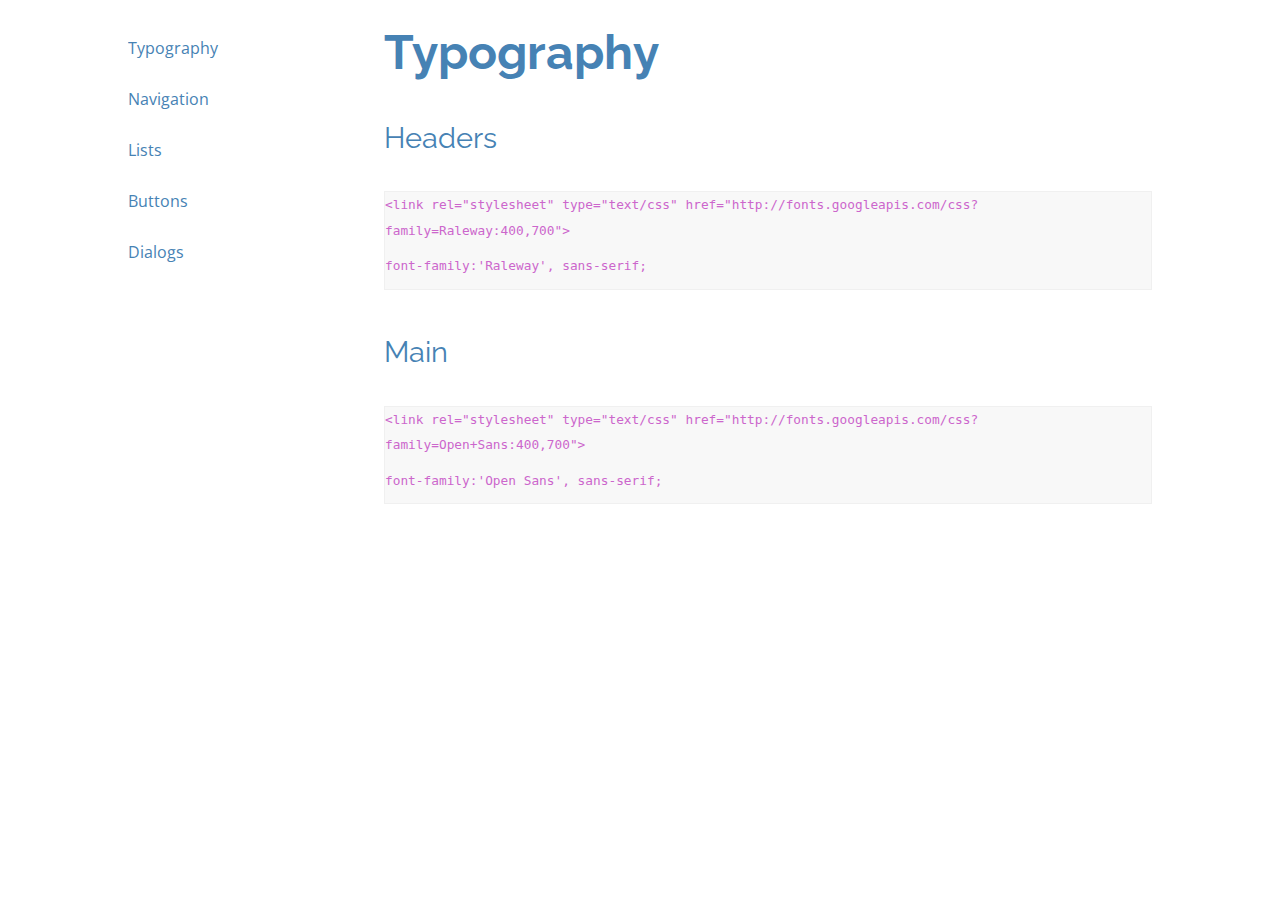
<file: pattern-library/index.htm>
<!DOCTYPE html>
<html>
<head>
	<meta http-equiv="content-type" content="application/xhtml+xml; charset=utf-8" />
	<meta name="viewport" content="width=device-width, initial-scale=1.0, maximum-scale=1.0, minimum-scale=1.0">
	<title>Pattern Library | Rewards Keeper</title>
	<link href='http://fonts.googleapis.com/css?family=Raleway:400,700' rel='stylesheet' type='text/css'>
	<link href='http://fonts.googleapis.com/css?family=Open+Sans:400,700' rel='stylesheet' type='text/css'>
	<link rel="stylesheet" type="text/css" href="css/global.css">
</head>
<body>
	<nav>
		<ul class="nav-main">
			<a href="#index"><li>Typography</li></a>
			<a href="#navigation"><li>Navigation</li></a>
			<a href="#lists"><li>Lists</li></a>
			<a href="#buttons"><li>Buttons</li></a>
			<a href="#dialogs"><li>Dialogs</li></a>
		</ul>
	</nav>

	<main class="column-two-third">
		<h2 class="header-xl">Typography</h2>
		<section>
			<h3 class="header-lg">Headers</h3>
			<div class="box-code">
				<p><code>&#060link rel="stylesheet" type="text/css" href="http://fonts.googleapis.com/css?family=Raleway:400,700"&#062</code></p>
				<p><code>font-family:'Raleway', sans-serif;</code></p>
			</div>
		</section>

		<section>
			<h3 class="header-lg">Main</h3>
			<div class="box-code">
				<p><code>&#060link rel="stylesheet" type="text/css" href="http://fonts.googleapis.com/css?family=Open+Sans:400,700"&#062</code></p>
				<p><code>font-family:'Open Sans', sans-serif;</code></p>
			</div>
		</section>
	</main>
</body>
</html>
</file>
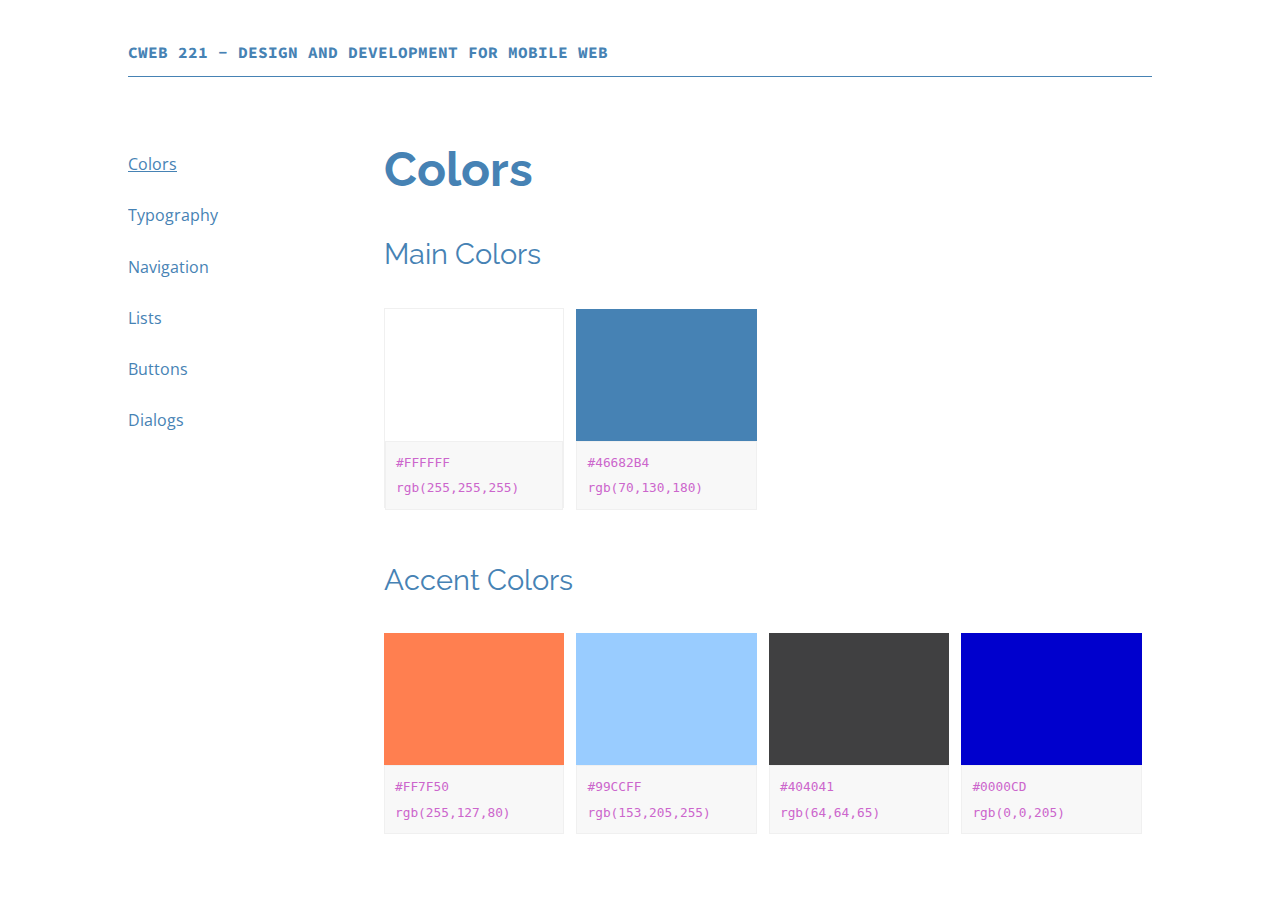
<file: pattern-library/index.html>
<!DOCTYPE html>
<html>
<head>
	<meta http-equiv="content-type" content="text/html; charset=utf-8" />
	<meta name="viewport" content="width=device-width, initial-scale=1.0, maximum-scale=1.0, minimum-scale=1.0">
	<title>Pattern Library | Rewards Keeper</title>
	<link href='http://fonts.googleapis.com/css?family=Raleway:400,700' rel='stylesheet' type='text/css'>
	<link href='http://fonts.googleapis.com/css?family=Open+Sans:400,700' rel='stylesheet' type='text/css'>
	<link href='http://fonts.googleapis.com/css?family=Source+Code+Pro:400,600,700' rel='stylesheet' type='text/css'>
	<link rel="stylesheet" type="text/css" href="css/global.css">
</head>
<body>
	<header class="header clearfix">
		<h1 class="logo">CWEB 221 - Design and Development for Mobile Web</h1>
	</header>
	<nav>
		<ul class="nav-main">
			<a class="current-page" href="index.html"><li>Colors</li></a>
			<a href="typography.html"><li>Typography</li></a>
			<a href="#navigation"><li>Navigation</li></a>
			<a href="#lists"><li>Lists</li></a>
			<a href="buttons.html"><li>Buttons</li></a>
			<a href="#dialogs"><li>Dialogs</li></a>
		</ul>
	</nav>

	<main class="column-two-third">
		<h2 class="header-xl">Colors</h2>
		<section>
			<h3 class="header-lg">Main Colors</h3>
			<div class="color-box white">
				<div class="color-caption"><code>#FFFFFF<br />rgb(255,255,255)</code></div>
			</div>
			<div class="color-box main-blue last">
				<div class="color-caption"><code>#46682B4<br />rgb(70,130,180)</code></div>
			</div>
		</section>

		<section>
			<h3 class="header-lg">Accent Colors</h3>
			<div class="color-box accent-orange">
				<div class="color-caption"><code>#FF7F50<br />rgb(255,127,80)</code></div>
			</div>
			<div class="color-box accent-lightblue">
				<div class="color-caption"><code>#99CCFF<br />rgb(153,205,255)</code></div>
			</div>
			<div class="color-box accent-gray">
				<div class="color-caption"><code>#404041<br />rgb(64,64,65)</code></div>
			</div>
			<div class="color-box accent-darkblue last">
				<div class="color-caption"><code>#0000CD<br />rgb(0,0,205)</code></div>
			</div>
		</section>
	</main>
</body>
</html>
</file>
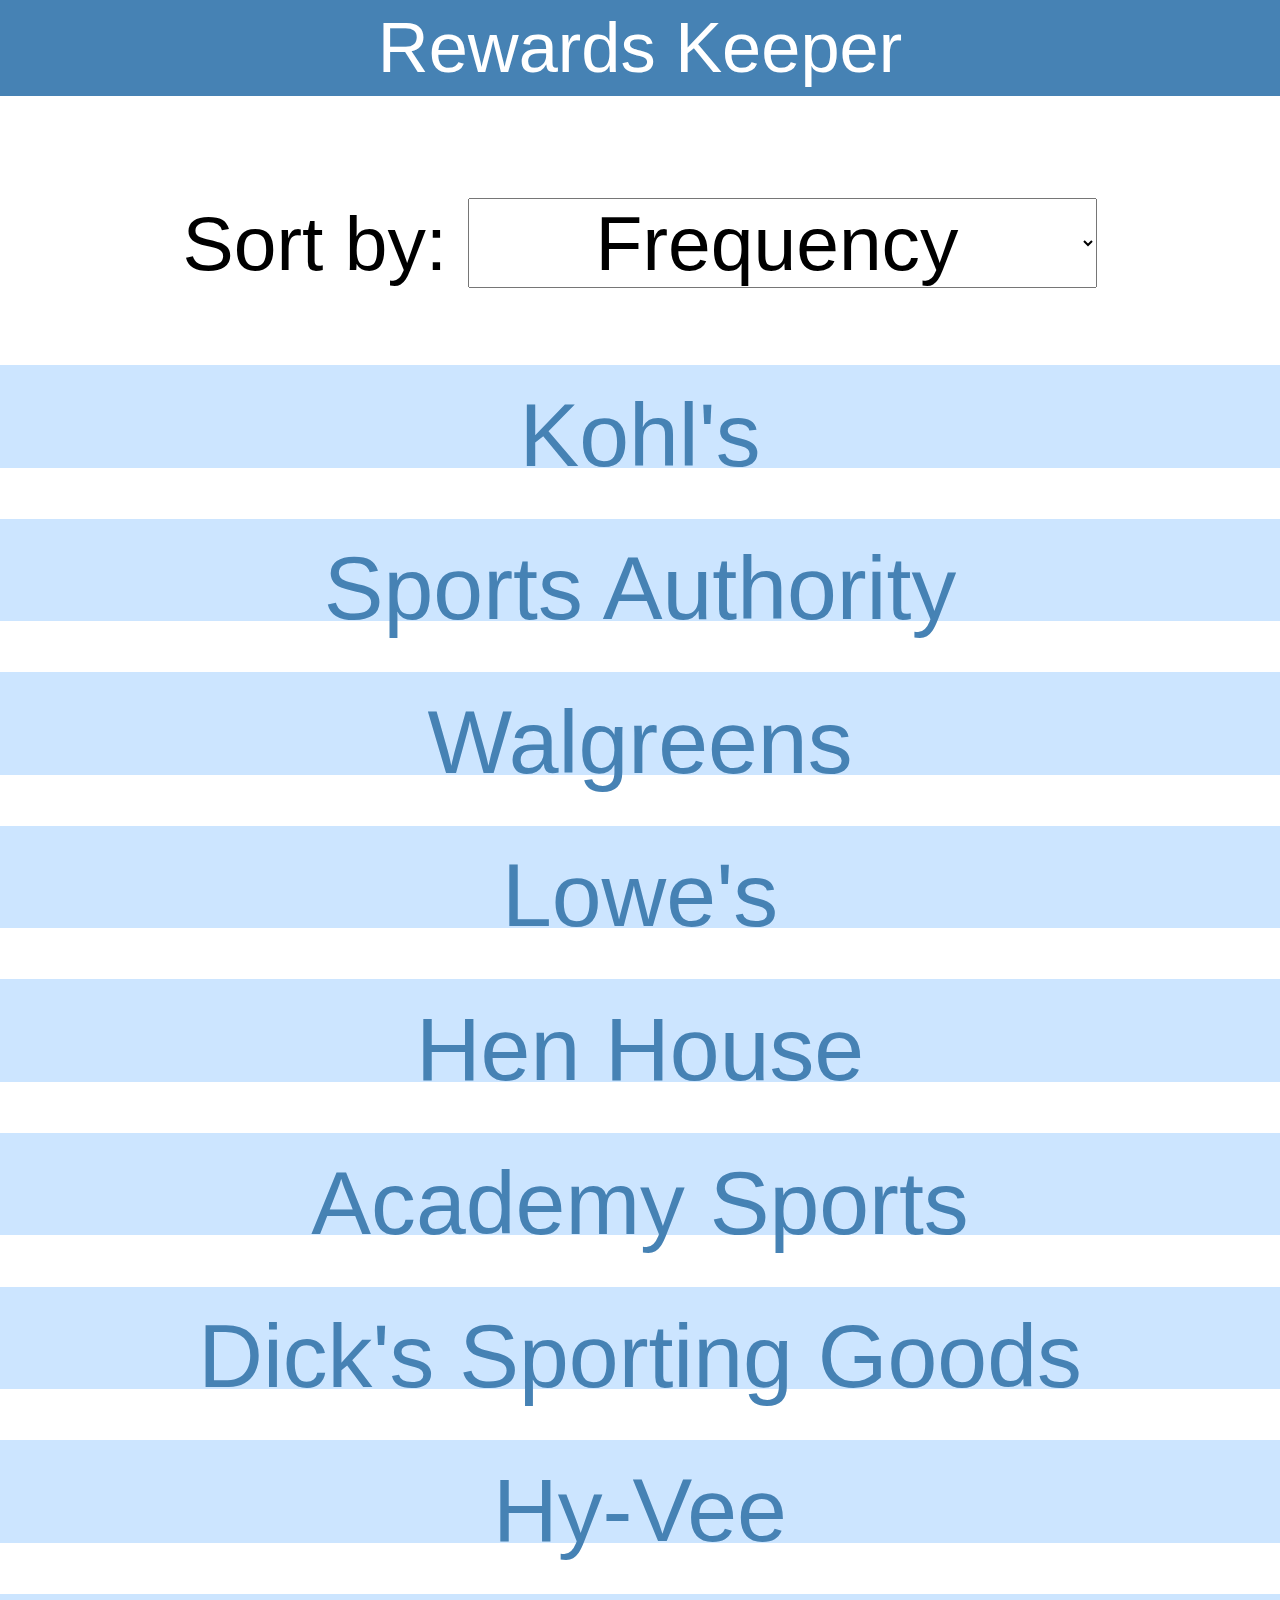
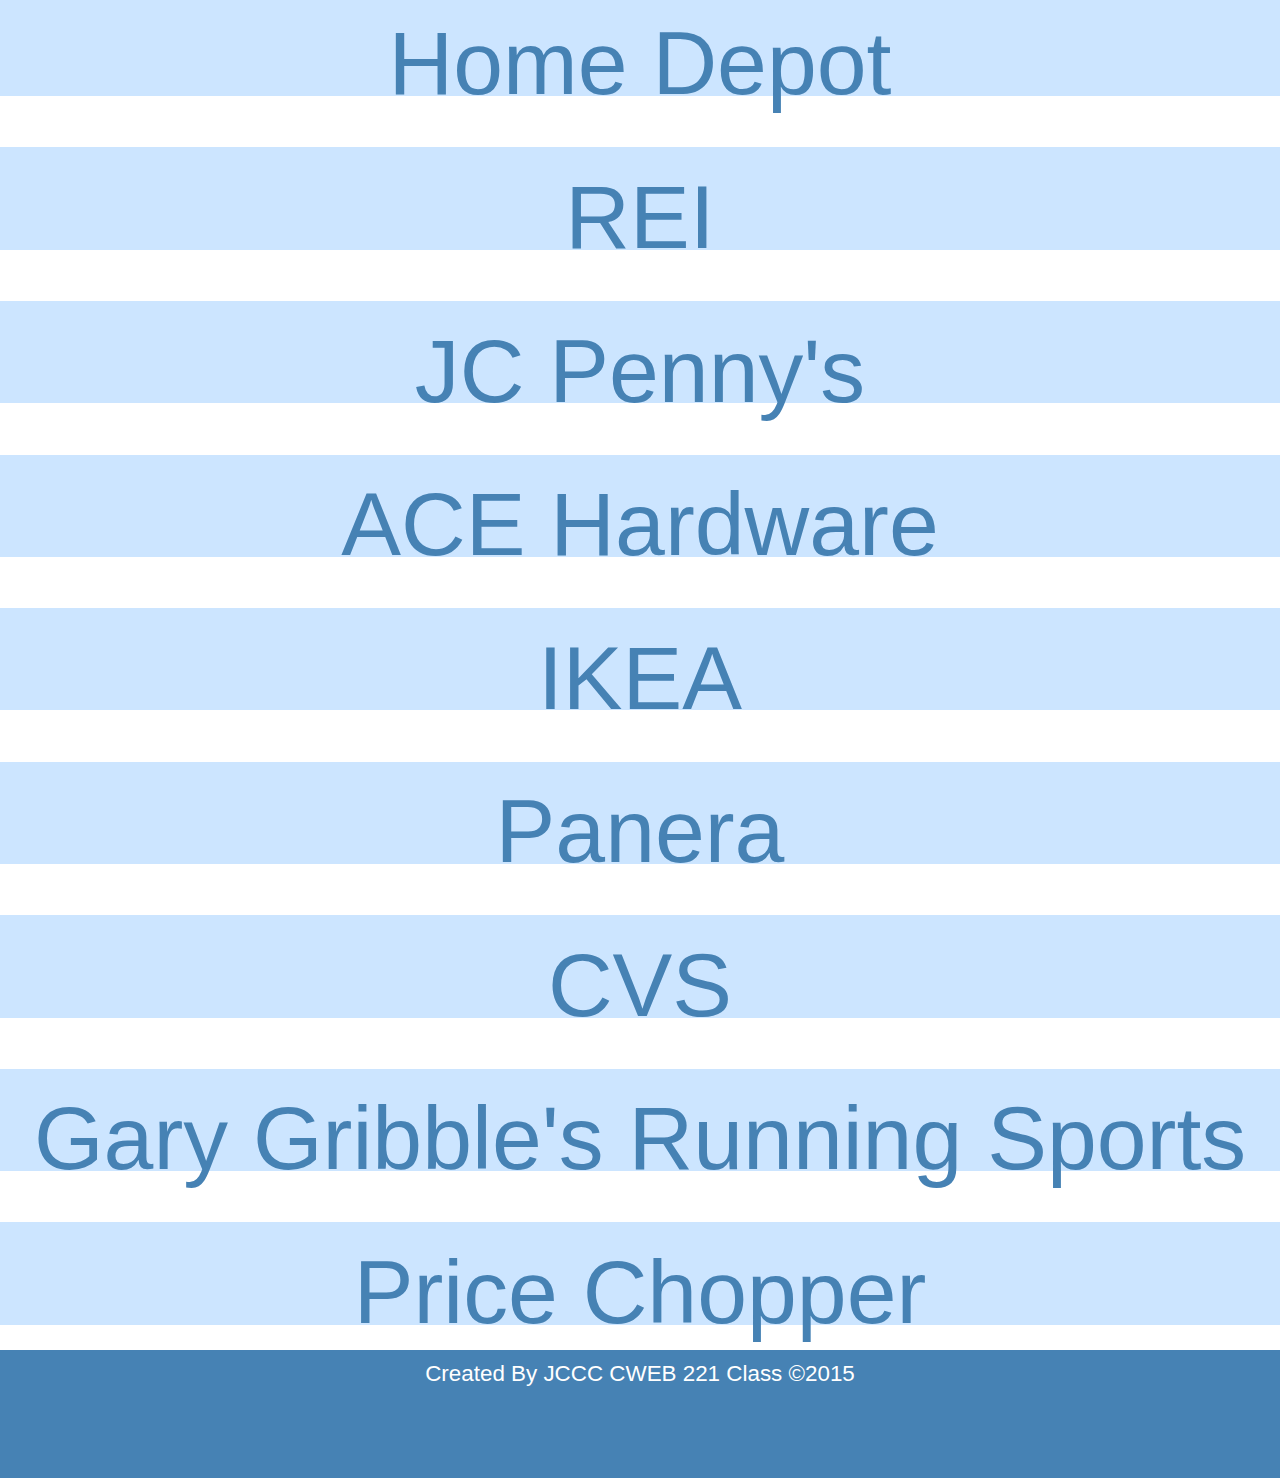
<file: displayCards.html>
<!doctype html>
<html>
<head>
	<meta charset="utf-8">
	<meta name="viewport" content="width=device-width, initial-scale=1, maximum-scale=1">
	<title>Rewards Keeper</title>
	<link rel="stylesheet" href="css/rewards.css">
</head>
<body>
	<div class="wrapper">

		<header class="header">
			Rewards Keeper
		</header>

		<section class="cards" id="cards">

			<h1 class="sortMenu" id="sMenu">Sort by:
				<select class="sortMenu" id="sortMenu">
				  <option class="sortMenu">Frequency</option>
				  <option class="sortMenu">Alphabetically</option>				  
				  <!--<option>Category</option>-->
				</select>
			</h1>

			<ul class="listMenu" id="rewardsList">
			</ul>

			<section class="modal" id="barcodeModal">
				<a href="#cards" class="close" title="Close">X</a>
				<p class="modalP" id="companyName"></p>
				<p class="barcode" id="barcode"></p>
				<p class="modalP" id="number"></p>
			</section>

		
		</section>


		<footer class="footer">
			
			<p class="center">Created By JCCC CWEB 221 Class &copy;2015</p>
			
		</footer>

		<script type="text/javascript" rel="javascript" src="js/rewards.js"></script>

	</div>
</body>
</html>
</file>
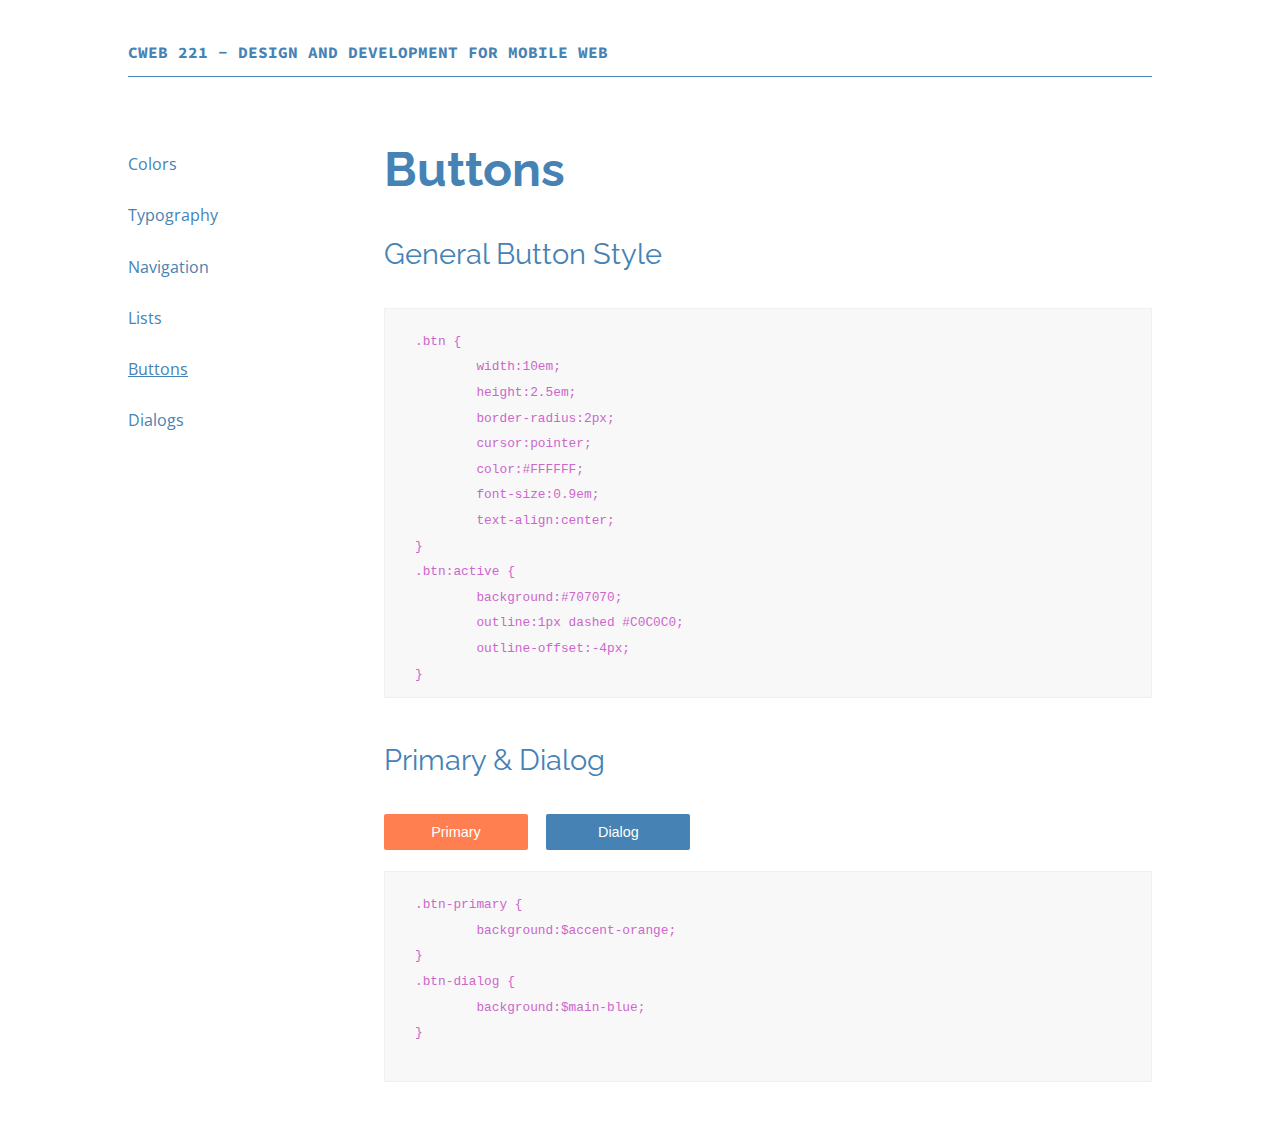
<file: pattern-library/buttons.html>
<!DOCTYPE html>
<html>
<head>
	<meta http-equiv="content-type" content="text/html; charset=utf-8" />
	<meta name="viewport" content="width=device-width, initial-scale=1.0, maximum-scale=1.0, minimum-scale=1.0">
	<title>Pattern Library | Rewards Keeper</title>
	<link href='http://fonts.googleapis.com/css?family=Raleway:400,700' rel='stylesheet' type='text/css'>
	<link href='http://fonts.googleapis.com/css?family=Open+Sans:400,700' rel='stylesheet' type='text/css'>
	<link href='http://fonts.googleapis.com/css?family=Source+Code+Pro:400,600,700' rel='stylesheet' type='text/css'>
	<link rel="stylesheet" type="text/css" href="css/global.css">
</head>
<body>
	<header class="header clearfix">
		<h1 class="logo">CWEB 221 - Design and Development for Mobile Web</h1>
	</header>
	<nav>
		<ul class="nav-main">
			<a href="index.html"><li>Colors</li></a>
			<a href="typography.html"><li>Typography</li></a>
			<a href="#navigation"><li>Navigation</li></a>
			<a href="#lists"><li>Lists</li></a>
			<a class="current-page" href="buttons.html"><li>Buttons</li></a>
			<a href="#dialogs"><li>Dialogs</li></a>
		</ul>
	</nav>

	<main class="column-two-third">
		<h2 class="header-xl">Buttons</h2>
		<section>
			<h3 class="header-lg">General Button Style</h3>
			<div class="box-code-full">
				<pre><code>.btn {
	width:10em;
	height:2.5em;
	border-radius:2px;
	cursor:pointer;
	color:#FFFFFF;
	font-size:0.9em;
	text-align:center;
}
.btn:active {
	background:#707070;
	outline:1px dashed #C0C0C0;
	outline-offset:-4px;
}
</code></pre></div>
		</section>

		<section>
			<h3 class="header-lg">Primary & Dialog</h3>
			<div>
				<button class="btn-primary">Primary</button>
				<button class="btn-dialog">Dialog</button>
			</div>
			<div class="box-code-full">
				<pre><code>.btn-primary {
	background:$accent-orange;
}
.btn-dialog {
	background:$main-blue;
}
			</div>

		</section>


		
	</main>
</body>
</html>
</file>
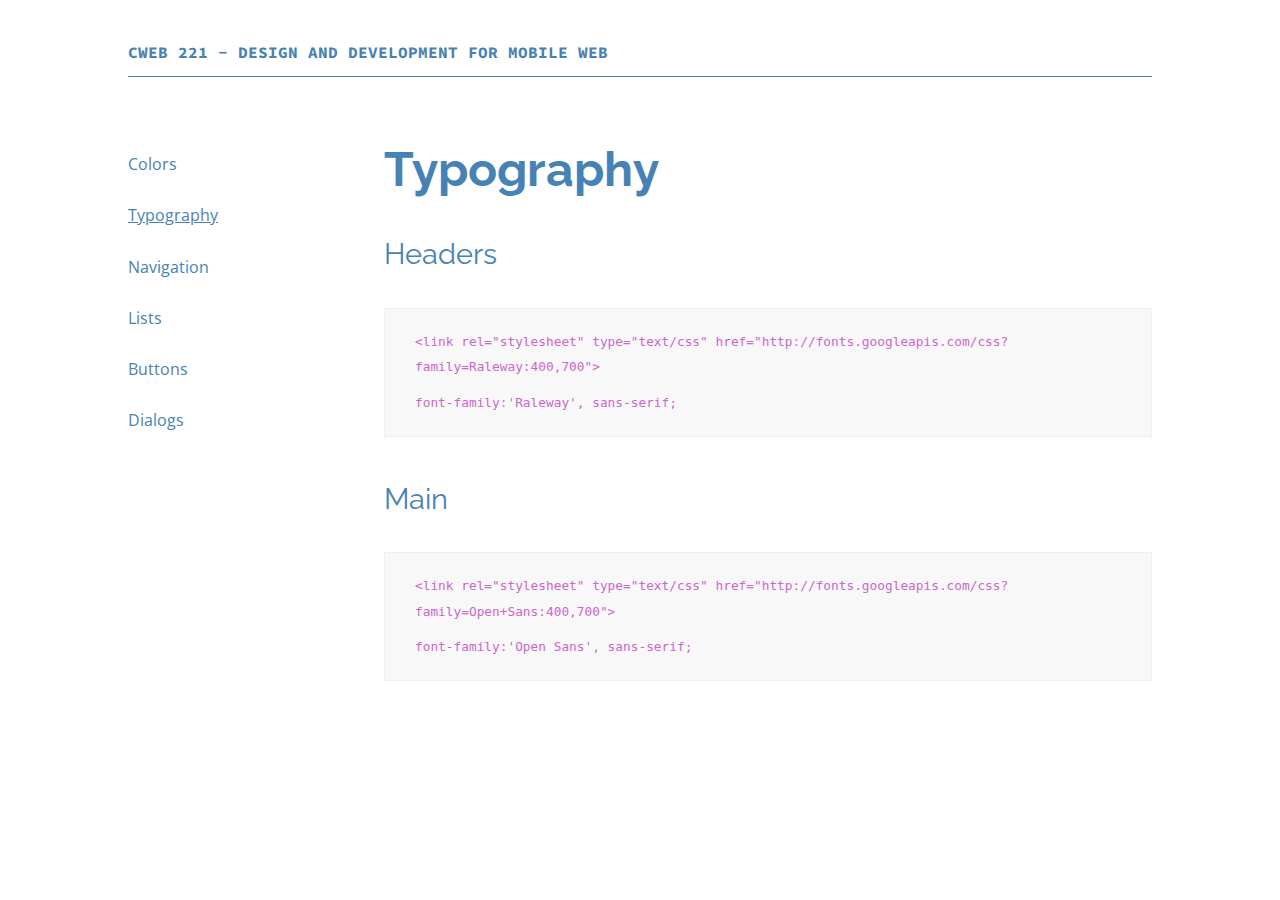
<file: pattern-library/typography.html>
<!DOCTYPE html>
<html>
<head>
	<meta http-equiv="content-type" content="text/html; charset=utf-8" />
	<meta name="viewport" content="width=device-width, initial-scale=1.0, maximum-scale=1.0, minimum-scale=1.0">
	<title>Pattern Library | Rewards Keeper</title>
	<link href='http://fonts.googleapis.com/css?family=Raleway:400,700' rel='stylesheet' type='text/css'>
	<link href='http://fonts.googleapis.com/css?family=Open+Sans:400,700' rel='stylesheet' type='text/css'>
	<link href='http://fonts.googleapis.com/css?family=Source+Code+Pro:400,600,700' rel='stylesheet' type='text/css'>
	<link rel="stylesheet" type="text/css" href="css/global.css">
</head>
<body>
	<header class="header clearfix">
		<h1 class="logo">CWEB 221 - Design and Development for Mobile Web</h1>
	</header>
	<nav>
		<ul class="nav-main">
			<a href="index.html"><li>Colors</li></a>
			<a class="current-page" href="typography.html"><li>Typography</li></a>
			<a href="#navigation"><li>Navigation</li></a>
			<a href="#lists"><li>Lists</li></a>
			<a href="buttons.html"><li>Buttons</li></a>
			<a href="#dialogs"><li>Dialogs</li></a>
		</ul>
	</nav>

	<main class="column-two-third">
		<h2 class="header-xl">Typography</h2>
		<section>
			<h3 class="header-lg">Headers</h3>
			<div class="box-code-full">
				<p><code>&#060link rel="stylesheet" type="text/css" href="http://fonts.googleapis.com/css?family=Raleway:400,700"&#062</code></p>
				<p><code>font-family:'Raleway', sans-serif;</code></p>
			</div>
		</section>

		<section>
			<h3 class="header-lg">Main</h3>
			<div class="box-code-full">
				<p><code>&#060link rel="stylesheet" type="text/css" href="http://fonts.googleapis.com/css?family=Open+Sans:400,700"&#062</code></p>
				<p><code>font-family:'Open Sans', sans-serif;</code></p>
			</div>
		</section>
	</main>
</body>
</html>
</file>
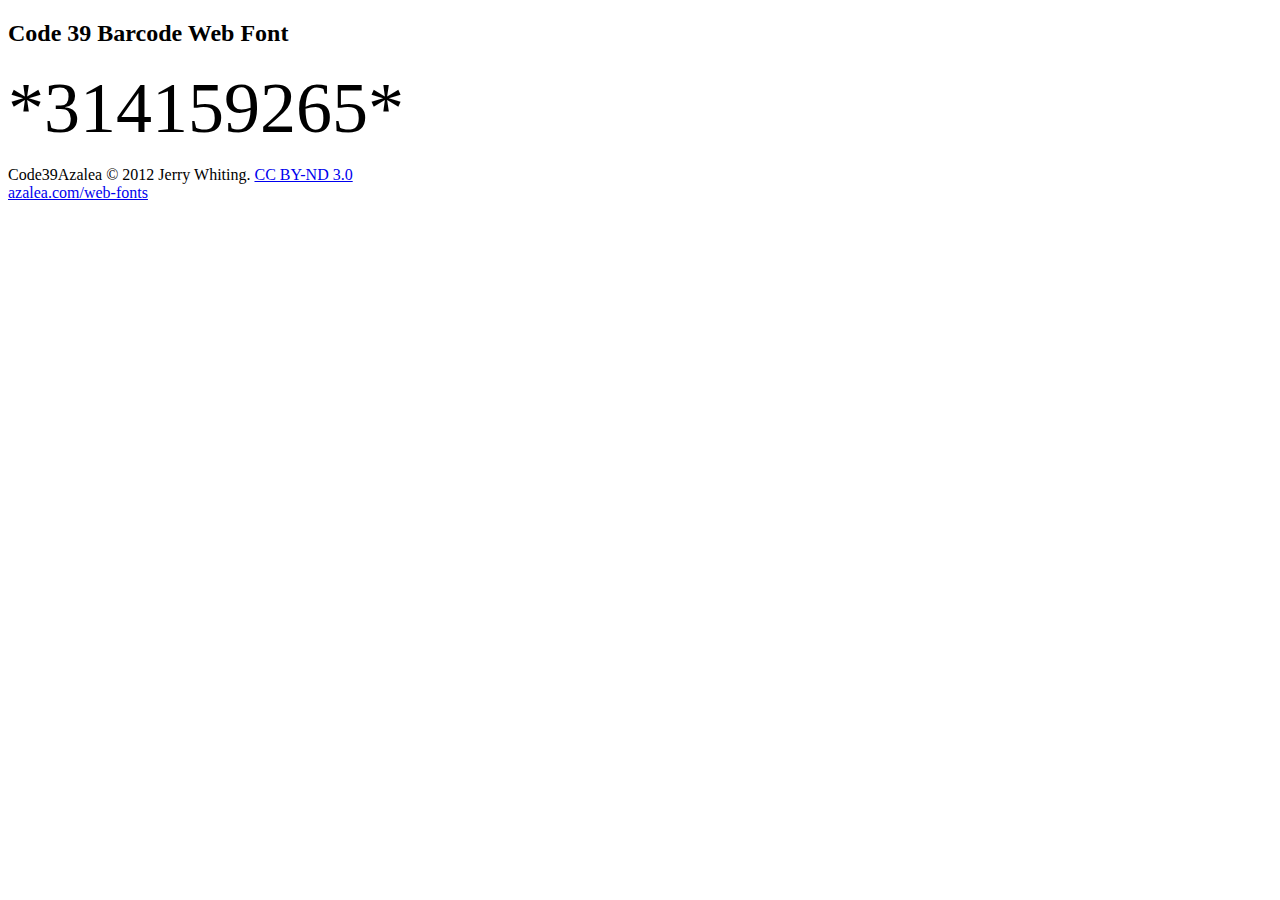
<file: images/fonts/Code39Azalea.html>
<!DOCTYPE html>
<!-- Code39Azalea web font Copyright 2012 Jerry Whiting. CC BY-ND  azalea.com/web-fonts/  05dec12 -->
<html>
<head>
<title>Code39Azalea Barcode Web Font</title>
<!-- link to a compressed style sheet hosted on Azalea Software's server -->
<!-- the Code39Azalea web fonts referenced in the CSS file are hosted on our site too -->
<link rel="stylesheet" href="http://azalea.com/web-fonts/Code39Azalea.min.css">
<!-- To accommodate Firefox, add this to your .htaccess file:
AddType font/ttf .ttf
AddType font/eot .eot
AddType font/otf .otf
AddType font/woff .woff

<FilesMatch "\.(ttf|otf|eot|woff)$">
    <IfModule mod_headers.c>
        Header set Access-Control-Allow-Origin "*"
    </IfModule>
</FilesMatch>
-->
</head>
<body>

<h2>Code 39 Barcode Web Font</h2>

<p>
<!-- your string must begin & end with an asterisk, the code 39 start & stop bars -->
<!-- the font-size determines the height of the bars -->
<div style="font-family:Code39AzaleaFont; font-size:72px;">*314159265*</div>
</p>

<p>Code39Azalea &copy; 2012 Jerry Whiting. <a href="http://creativecommons.org/licenses/by-nd/3.0/deed.en_US">CC BY-ND 3.0</a><br /><a href="http://www.azalea.com/web-fonts/" title="free Code 39 barcode web font">azalea.com/web-fonts</a></p>

</body>
</html>
</file>
<file: pattern-library/css/global.css>
/* css document */
/* zero out styles */
html, body, div, span, applet, object, iframe, h1, h2, h3, h4, h5, h6, p, blockquote, pre, a, abbr, acronym, address, big, cite, code, del, dfn, em, font, img, ins, kbd, q, s, samp, small, strike, strong, sub, tt, var, dl, dt, dd, ol, ul, li, fieldset, form, label, input, legend, button, table, caption, tbody, tfoot, thead, tr, th, td, hr {
  margin: 0;
  border-style: none;
  -moz-box-sizing: border-box;
  -webkit-box-sizing: border-box;
  box-sizing: border-box;
  border-collapse: collapse;
  padding: 0;
  font-size: 100%;
  outline: 0;
  text-align: left;
  text-indent: 0;
  vertical-align: baseline;
  background: none; }

html, body, div, applet, object, iframe, address, blockquote, pre, h1, h2, h3, h4, h5, h6, p, dl, dt, dd, ol, ul, li, fieldset, form, legend, table, caption, tbody, tfoot, thead, th, td {
  position: relative; }

html {
  font-size: 62.5%;
  /* reset font to 10px starting point */ }

a img, :link img, :visited img {
  border: 0; }

/* remember to define focus styles! */
:focus {
  outline: 0; }

ol, ul {
  list-style: none; }

table {
  border-collapse: collapse;
  border-spacing: 0; }

blockquote:before, blockquote:after, q:before, q:after {
  content: ""; }

blockquote, q {
  quotes: "" ""; }

/* end zero out styles */
/* Sass Variables */
/* General Styles */
.clearfix:after {
  content: "";
  display: table;
  clear: both; }

html, body {
  margin: 20px auto 50px; }

body {
  width: 80%;
  font: 16px 'Open Sans', sans-serif;
  line-height: 1.6em; }

/* Link Styles */
a {
  color: #4682B4; }

.nav-main > a {
  text-decoration: none;
  padding: 0 5px 10px; }

/* Text Styles */
h1, h2, h3, h4, h5 {
  color: #4682B4;
  font-family: 'Raleway', sans-serif; }

.header-xl, .header-lg {
  display: block; }

.header-xl {
  margin-bottom: 60px;
  font-size: 3em; }

.header-lg {
  margin-top: 50px;
  margin-bottom: 40px;
  font-size: 1.8em;
  font-weight: normal; }

.logo {
  padding-bottom: 10px;
  border-bottom: 1px solid #4682B4;
  font-family: 'Source Code Pro', "Courier New", Courier, monospace;
  text-transform: uppercase; }

.current-page > li {
  text-decoration: underline; }

/* Button Styles */
.btn, .btn-primary, .btn-dialog {
  width: 10em;
  height: 2.5em;
  margin-bottom: 1.5em;
  margin-right: 1em;
  border-radius: 2px;
  cursor: pointer;
  color: #FFFFFF;
  font-size: 0.9em;
  text-align: center; }

.btn:active, .btn-primary:active, .btn-dialog:active {
  background: #707070;
  outline: 1px dashed #C0C0C0;
  outline-offset: -4px; }

.btn-primary {
  background: #FF7F50; }

.btn-dialog {
  background: #4682B4; }

/* Page Styles */
.header {
  margin-bottom: 80px; }

.nav-main {
  margin-bottom: 60px; }

p {
  padding-bottom: 10px; }

.box-code, .box-code-full, .color-caption, .white {
  border: 1px solid #f0f0f0; }

.box-code, .box-code-full, .color-caption {
  background: #f8f8f8;
  overflow: auto;
  font-size: 0.8em;
  color: #CC66CC;
  cursor: text; }

.box-code-full {
  padding: 20px 30px 10px; }

.color-box {
  display: inline-block;
  width: 46.5%;
  height: 200px;
  margin-right: 8px; }

.last {
  margin-right: 0; }

.color-box:first-child {
  background: green; }

.color-caption {
  margin-top: 132px;
  padding: 8px 10px; }

.main-blue {
  background: #4682B4; }

.accent-orange {
  background: #FF7F50; }

.accent-lightblue {
  background: #99CCFF; }

.accent-gray {
  background: #404041; }

.accent-darkblue {
  background: #0000CD; }

@media screen and (min-width: 768px) {
  .nav-main, .column-two-third {
    float: left; }

  .nav-main {
    width: 25%;
    margin-top: -30px; }

  .column, .column-third, .column-two-third, .column-half {
    float: left;
    display: inline-block; }

  .column-third {
    width: 25%; }

  .column-two-third {
    width: 75%; }

  .column-half {
    width: 50%; }

  .color-box {
    width: 23.5%; } }

/*# sourceMappingURL=global.css.map */
</file>
<file: css/rewards.css>
@import url('reset.css');


/*  Code39Azalea Copyright 2012 Jerry Whiting (CC BY-ND 3.0) azalea.com/web-fonts/  */
@font-face {
  font-family: Code39AzaleaFont;
  src: url('../images/fonts/Code39Azalea.eot');
  src: url('../images/fonts/Code39Azalea.eot?#iefix') format('eot'),
  	   url('../images/fonts/Code39Azalea.svg#Code39Azalea') format('svg'),
       url('../images/fonts/Code39Azalea.woff') format('woff'),
       url('../images/fonts/Code39Azalea.ttf')  format('truetype');
  font-weight: normal;
  font-style: normal;
}

@font-face {
    font-family: '3-of-9-Barcode';
    src: url('../images/fonts/3-of-9-Barcode.ttf.eot');
    src: url('../images/fonts/3-of-9-Barcode.ttf.eot?#iefix') format('eot'),
         url('../images/fonts/3-of-9-Barcode.ttf.svg#3-of-9-Barcode') format('svg'),
         url('../images/fonts/3-of-9-Barcode.ttf.woff') format('woff');
    font-weight: normal;
    font-style: normal;
}

.wrapper {
	font-family: sans-serif;
	width: 100%;
}

.header, .footer {
	font-family: sans-serif;
	background-color: rgb(70,130,180);
	text-align: center;
}

.header {
	color: rgb(255,255,255);
	font-size: 24px;
	font-size: 9vw;
}

.footer {
	color: rgb(255,255,255);
	font-size: 16px;
	font-size: 5vw;
}

.sortMenu {
	font-size: 10px;
	font-size: 6vw;
	font-weight: normal;
	margin-top: 24px;
	margin-top: 4vw;
	text-align: center;
}

.listMenu {
	float: left;
	font-size: 10px;
	font-size: 6vw;
	font-weight: normal;
	margin-top: 24px;
	margin-top: 4vw;
	text-align: center;
	width: 100%;

}

.cards {
	background-color: rgb(255,255,255);	
	float: left;
	min-height: 500px;
	min-height: 150vw;
	width: 100%;
}

.rewardsCard {
	background-color: rgba(153,204,255,.5);
	color: rgb(70,130,180);
	display: block;
	float: left;
	font-size: 24px;
	font-size: 7vw;
	height: 20px;
	height: 8vw;
	margin-bottom: 10px;
	margin-bottom: 2vw;
	margin-top: 10px;
	margin-top: 2vw;
	padding: 16px;
	padding: 2vw;
	text-align: center;
	width: 100%;
}

.header, .footer {
	padding: 8px;
	padding: 1vw;
}

.footer {
	clear: both;
	/*position: absolute;
	bottom: 20;*/
	height: 20px;
	height: 8vw;
}

.center {
	text-align: center;
}

.modal {
	border: 3px solid rgb(70,130,180);
	border-radius: 10px;
	display: none;
	margin-left: -20vw;
	margin-top: 45vw;
	position: relative;
	transform: rotate(90deg);
	width: 140%;
}

.barcode {
	/*font-family: Code39AzaleaFont;*/
	font-family: '3-of-9-Barcode';
	font-size: 32px;
	margin: 100px 0 10px 0;
	margin: 20vw 0 2vw 0;
	text-align: center;
	width: 100%;
}

.modalP {
	color: rgb(70,130,180);
	font-size: 30px;
	font-size: 10vw;
	margin-top: 30px;
	margin-top: 10vw;
	text-align: center;
}

.modalP:last-of-type {
	font-size: 20px;
	font-size: 7vw;
	margin-top: 10px;
	margin-top: 1vw;
}

/*.space {
	float: left;
	width: 90%;
}*/

.close {
	background-color: rgb(200,0,0);
	border: 3px solid;
	border-radius: 90%;
	color: rgb(70,130,180);
	float: left;
	font-size: 16px;
	font-size: 12vw;
	position: absolute;
	left: -21px;
	top: -21px;	
	left: -7vw;
	top: -7vw;
	text-align: center;
	text-decoration: none;
	width: 10%;
	z-index: 100;
}




@media screen and (min-width: 401px) {

	.header, .footer {
		padding: 10px;
		padding: 1vw;
	}

	.header {
		font-size: 28px;
		font-size: 7vw;
	}

	.footer {
		font-size: 16px;
		font-size: 2vw;
	}

	.cards {
		float: left;
		font-size: 24px;
		font-size: 3vw;
	}

}

@media screen and (min-width: 781px) {

	.header {
		font-size: 28px;
		font-size: 5.5vw;
	}

	.footer {
		font-size: 18px;
		font-size: 1.75vw;
	}

	.cards {
		float: left;
		font-size: 24px;
		font-size: 2.5vw;
	}
}
</file>
